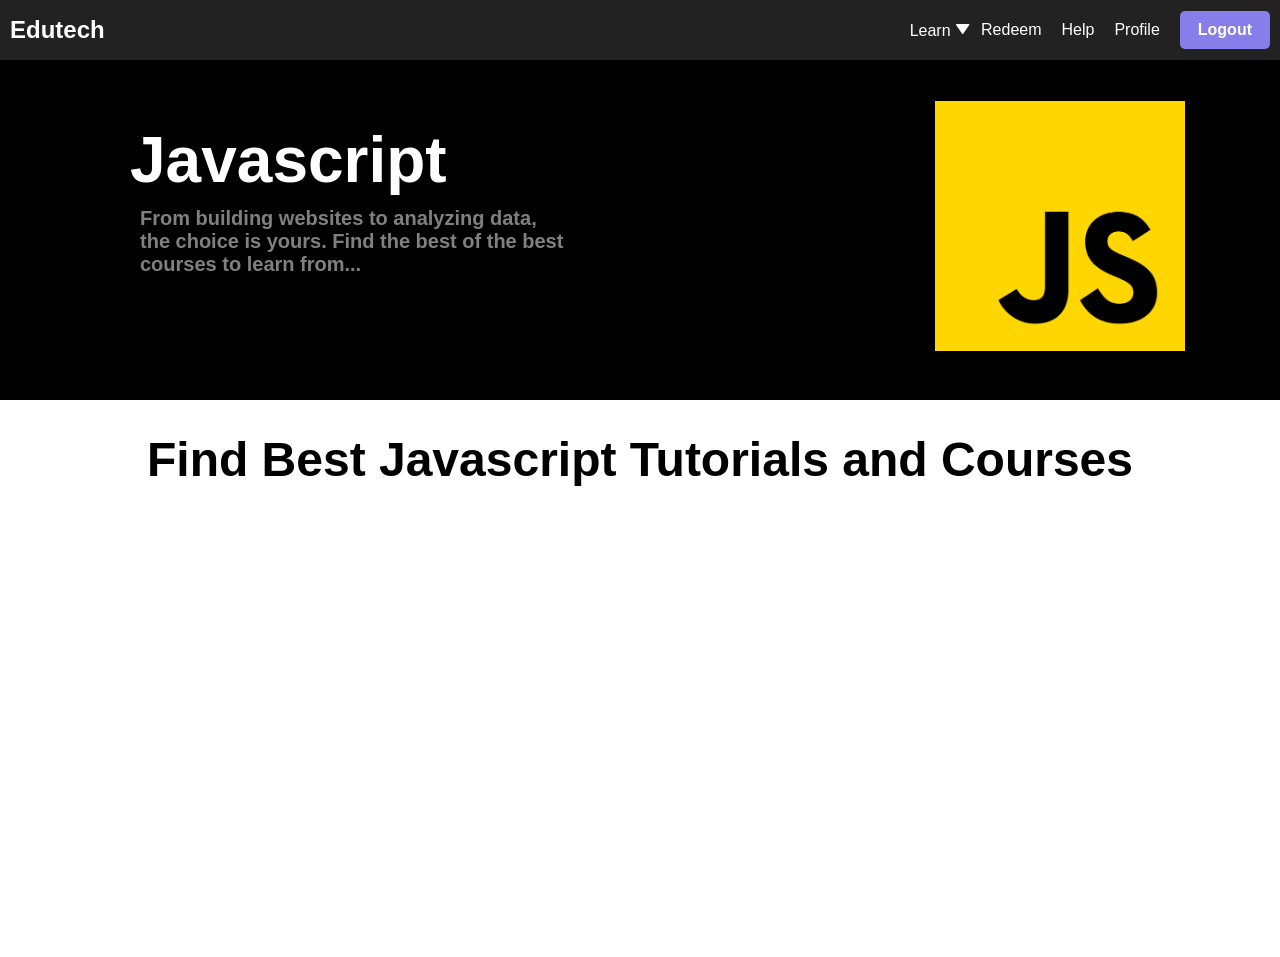
<file: pages/course.html>
<!DOCTYPE html>
<html lang="en">

<head>
    <meta charset="UTF-8">
    <meta http-equiv="X-UA-Compatible" content="IE=edge">
    <meta name="viewport" content="width=device-width, initial-scale=1.0">
    <link rel="shortcut icon" href="../images/favicon.png" type="image/png">
    <link rel="stylesheet" href="../styles/navbar.css">
    <link rel="stylesheet" href="../styles/course.css">
    <link href='https://unpkg.com/boxicons@2.1.4/css/boxicons.min.css' rel='stylesheet'>
    <title>Course</title>
</head>

<body>
    <div class="courses">
                                    <!-- navabar -->
                                    <div class="nav">
                                        <h2>
                                            <a href="home.html">Edutech</a>
                                        </h2>
                                        <ul id="items">
                                                <div class="dropdown">
                                                    <button class="dropbtn" onclick="myFunction()">Learn
                                                        <i class='bx bxs-down-arrow'></i>
                                                    </button>
                                                    <div class="dropdown-content" id="myDropdown">
                                                        <a href="roadmaps.html">Roadmaps</a>
                                                        <a href="tutorials.html">Courses</a>
                                                        <a href="quizz.html">Quiz</a>
                                                    </div>
                                                </div>
                                            </li>
                                            <li><a href="redeem.html">Redeem</a></li>
                                            <li><a href="help.html">Help</a></li>
                                            <li><a href="profile.html">Profile</a></li>
                                
                                            <li>
                                                <div>
                                                    <button class="logout-btn" onclick="logOut()">Logout</button>
                                                </div>
                                            </li>
                                        </ul>
                                        <i id="bar" class='bx bx-menu-alt-right'></i>
                                    </div>

        <!-- banner -->
        <div class="banner">
            <div class="text">
                <h2 class="heading">javascript</h2>
                <h5 class="sub-head">From building websites to analyzing data,<br> the choice is yours. Find the best of
                    the best <br> courses to learn from...</h5>
            </div>
            <div class="image">
                <img height="250px" width="250px" src="../images/Js-banner.png" alt="JavaScript">
            </div>
        </div>


        <!-- courses -->

        <div class="grid">
            <div class="grid-head">
                <h1>Find Best Javascript Tutorials and Courses</h1>
            </div>
            <div class="grid_items">
                <div class="card">
                    <iframe width="360" height="215" src="https://www.youtube.com/embed/videoseries?controls=0&amp;list=PLsyeobzWxl7rrvgG7MLNIMSTzVCDZZcT4" title="YouTube video player" frameborder="0" allow="accelerometer; autoplay; clipboard-write; encrypted-media; gyroscope; picture-in-picture; web-share" allowfullscreen></iframe>

                    <iframe width="360" height="215" src="https://www.youtube.com/embed/videoseries?controls=0&amp;list=PL0b6OzIxLPbx-BZTaWu_AF7hsKo_Fvsnf" title="YouTube video player" frameborder="0" allow="accelerometer; autoplay; clipboard-write; encrypted-media; gyroscope; picture-in-picture; web-share" allowfullscreen></iframe>

                    <iframe width="360" height="215" src="https://www.youtube.com/embed/videoseries?controls=0&amp;list=PLu0W_9lII9ajyk081To1Cbt2eI5913SsL" title="YouTube video player" frameborder="0" allow="accelerometer; autoplay; clipboard-write; encrypted-media; gyroscope; picture-in-picture; web-share" allowfullscreen></iframe>
                </div>
            </div>
        </div>
    </div>




  <script src="../script/navbar.js"></script>
</body>

</html>
</file>
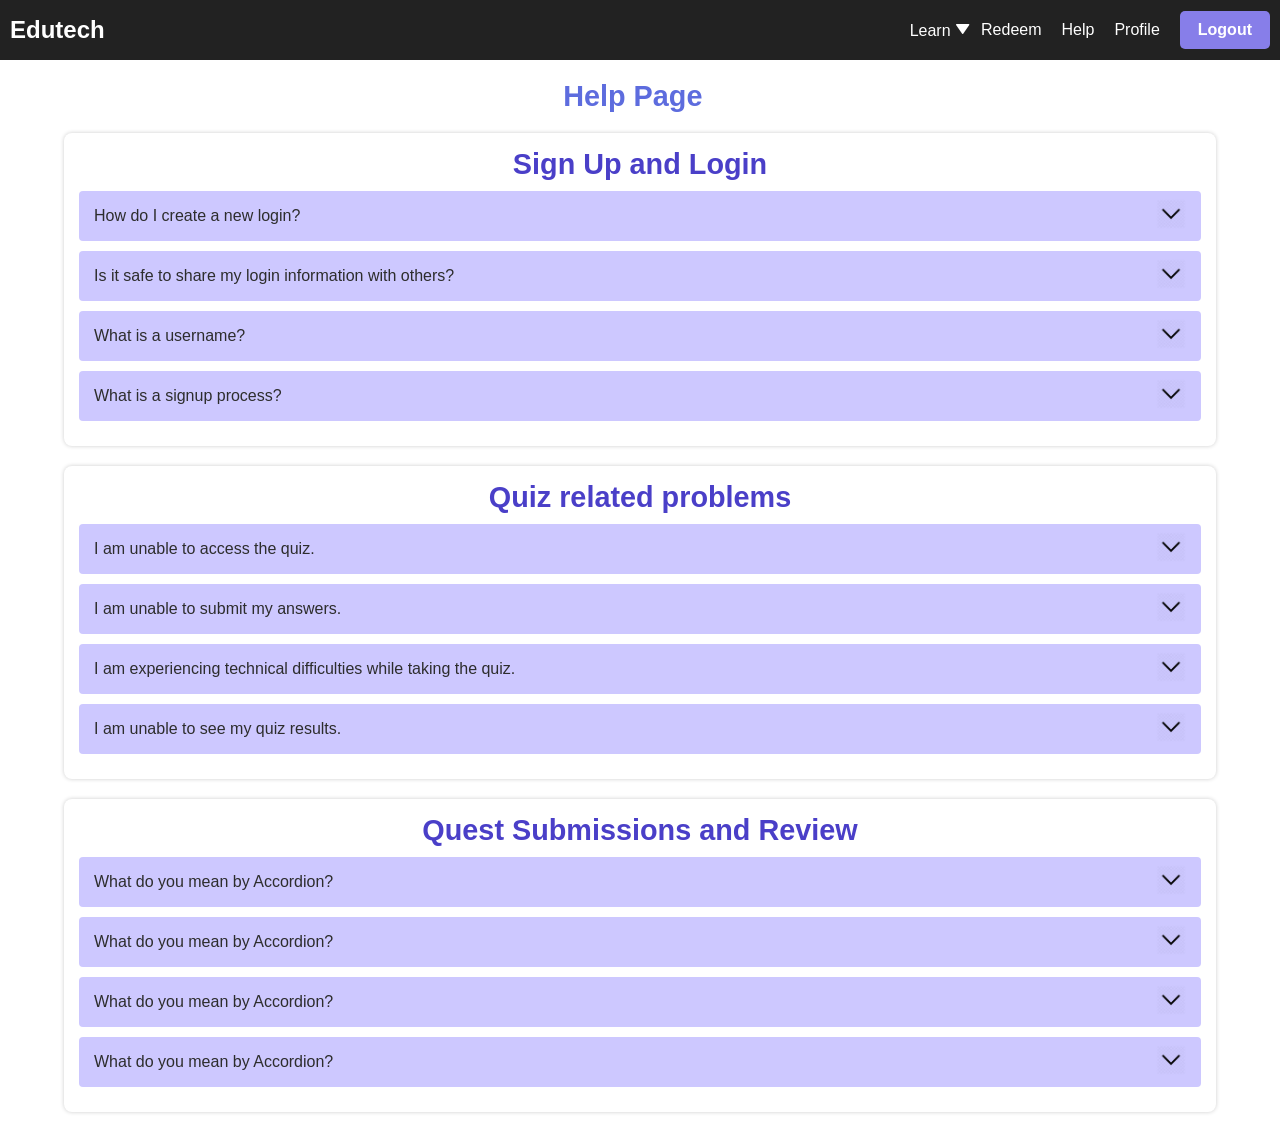
<file: pages/help.html>
<!DOCTYPE html>
<html lang="en">
  <head>
    <meta charset="UTF-8" />
    <meta http-equiv="X-UA-Compatible" content="IE=edge" />
    <link rel="shortcut icon" href="../images/favicon.png" type="image/png">
    <meta name="viewport" content="width=device-width, initial-scale=1.0" />
    <title>help</title>
    <!----======== CSS ======== -->
    <link rel="stylesheet" href="../styles/navbar.css" />
    <link rel="stylesheet" href="../styles/help.css" />
    <link href='https://unpkg.com/boxicons@2.1.4/css/boxicons.min.css' rel='stylesheet'>
  </head>
  <body>
    
    <div class="parent">
      <!-- navbar start here -->
      <div class="one">
        <div class="nav">
          <h2>
              <a href="home.html">Edutech</a>
          </h2>
          <ul id="items">
                  <div class="dropdown">
                      <button class="dropbtn" onclick="myFunction()">Learn
                          <i class='bx bxs-down-arrow'></i>
                      </button>
                      <div class="dropdown-content" id="myDropdown">
                          <a href="roadmaps.html">Roadmaps</a>
                          <a href="tutorials.html">Courses</a>
                          <a href="quizz.html">Quiz</a>
                      </div>
                  </div>
              </li>
              <li><a href="redeem.html">Redeem</a></li>
              <li><a href="help.html">Help</a></li>
              <li><a href="profile.html">Profile</a></li>
  
              <li>
                  <div>
                      <button class="logout-btn" onclick="logOut()">Logout</button>
                  </div>
              </li>
          </ul>
          <i id="bar" class='bx bx-menu-alt-right'></i>
      </div>
      </div>

      <!-- navbar ends here -->

      <div class="two">
        <section class="home">
          <div class="findme">   <h1>Help Page</h1>    </div>
          <div class="accordion">
            <h2 class="accordion-category">Sign Up and Login</h2>
            <div class="accordion-content">
              <header>
                <span class="title">How do I create a new login?</span>
                <i class="fa-solid fa-plus"
                  ><img
                    src="../images/dd.png"
                    style="height: 30px; width: 30px"
                    alt="cannot load"
                /></i>
              </header>

              <p class="description">
                To create a new login, you will need to sign up for an account with the website or service. This usually involves providing some personal information, such as your name and email address, and creating a username and password. Once you have completed the signup process, you will be able to use your new login credentials to access your account.
              </p>
            </div>

            <div class="accordion-content">
              <header>
                <span class="title">Is it safe to share my login information with others?</span>
                <i class="fa-solid fa-plus"
                  ><img
                    src="../images/dd.png"
                    style="height: 30px; width: 30px"
                    alt="cannot load"
                /></i>
              </header>

              <p class="description">
                It is generally not safe to share your login information with others. Doing so could allow them to access your account and perform actions on your behalf, or even steal your personal information. It is important to keep your login credentials private and secure.
              </p>
            </div>
            <div class="accordion-content">
              <header>
                <span class="title">What is a username?</span>
                <i class="fa-solid fa-plus"
                  ><img
                    src="../images/dd.png"
                    style="height: 30px; width: 30px"
                    alt="cannot load"
                /></i>
              </header>

              <p class="description">
                A username is a unique identifier that you use to log in to a website or service. It is usually a combination of letters, numbers, and/or special characters, and it is used in conjunction with a password to verify your identity and grant you access to your account.
              </p>
            </div>
            <div class="accordion-content">
              <header>
                <span class="title">What is a signup process?</span>
                <i class="fa-solid fa-plus"
                  ><img
                    src="../images/dd.png"
                    style="height: 30px; width: 30px"
                    alt="cannot load"
                /></i>
              </header>

              <p class="description">
                The signup process is the process of creating a new account with a website or service. It usually involves providing some personal information, such as your name and email address, and creating a username and password. The signup process is also sometimes called "registration" or "account creation."
              </p>
            </div>
          </div>
          <div class="accordion">
            <h2 class="accordion-category">Quiz related problems</h2>
            <div class="accordion-content">
              <header>
                <span class="title">I am unable to access the quiz.</span>
                <i class="fa-solid fa-plus"
                  ><img
                    src="../images/dd.png"
                    style="height: 30px; width: 30px"
                    alt="cannot load"
                /></i>
              </header>

              <p class="description">
                Make sure that you are logged in to your account and that you have the necessary permissions to access the quiz. If the problem persists, try clearing your browser cache and cookies, or try accessing the quiz using a different web browser. If the problem still persists, contact the website's customer support for further assistance.
              </p>
            </div>

            <div class="accordion-content">
              <header>
                <span class="title">I am unable to submit my answers.</span>
                <i class="fa-solid fa-plus"
                  ><img
                    src="../images/dd.png"
                    style="height: 30px; width: 30px"
                    alt="cannot load"
                /></i>
              </header>

              <p class="description">
                Make sure that you have answered all of the required questions and that you have clicked the "submit" button to submit your answers. If the problem persists, try clearing your browser cache and cookies, or try accessing the quiz using a different web browser. If the problem still persists, contact the website's customer support for further assistance
              </p>
            </div>
            <div class="accordion-content">
              <header>
                <span class="title">I am experiencing technical difficulties while taking the quiz.</span>
                <i class="fa-solid fa-plus"
                  ><img
                    src="../images/dd.png"
                    style="height: 30px; width: 30px"
                    alt="cannot load"
                /></i>
              </header>

              <p class="description">
                If you are experiencing technical difficulties, such as page loading errors or connectivity issues, try refreshing the page or closing and reopening your browser. If the problem persists, contact the website's customer support for further assistance.
              </p>
            </div>
            <div class="accordion-content">
              <header>
                <span class="title">I am unable to see my quiz results.</span>
                <i class="fa-solid fa-plus"
                  ><img
                    src="../images/dd.png"
                    style="height: 30px; width: 30px"
                    alt="cannot load"
                /></i>
              </header>

              <p class="description">
                Make sure that you have completed the quiz and that you have clicked the "submit" button to submit your answers. Your results should be displayed on the screen once the quiz is complete. If you are unable to see your results, try refreshing the page or contacting the website's customer support for further assistance.
              </p>
            </div>
          </div>
          <div class="accordion">
            <h2 class="accordion-category">Quest Submissions and Review</h2>
            <div class="accordion-content">
              <header>
                <span class="title">What do you mean by Accordion?</span>
                <i class="fa-solid fa-plus"
                  ><img
                    src="../images/dd.png"
                    style="height: 30px; width: 30px"
                    alt="cannot load"
                /></i>
              </header>

              <p class="description">
                Lorem ipsum, dolor sit amet consectetur adipisicing elit. Natus
                nobis ut perspiciatis minima quidem nisi, obcaecati, delectus
                consequatur fuga nostrum iusto ipsam ducimus quibusdam possimus.
                Maiores non enim numquam voluptatem?
              </p>
            </div>

            <div class="accordion-content">
              <header>
                <span class="title">What do you mean by Accordion?</span>
                <i class="fa-solid fa-plus"
                  ><img
                    src="../images/dd.png"
                    style="height: 30px; width: 30px"
                    alt="cannot load"
                /></i>
              </header>

              <p class="description">
                Lorem ipsum, dolor sit amet consectetur adipisicing elit. Natus
                nobis ut perspiciatis minima quidem nisi, obcaecati, delectus
                consequatur fuga nostrum iusto ipsam ducimus quibusdam possimus.
                Maiores non enim numquam voluptatem?
              </p>
            </div>
            <div class="accordion-content">
              <header>
                <span class="title">What do you mean by Accordion?</span>
                <i class="fa-solid fa-plus"
                  ><img
                    src="../images/dd.png"
                    style="height: 30px; width: 30px"
                    alt="cannot load"
                /></i>
              </header>

              <p class="description">
                Lorem ipsum, dolor sit amet consectetur adipisicing elit. Natus
                nobis ut perspiciatis minima quidem nisi, obcaecati, delectus
                consequatur fuga nostrum iusto ipsam ducimus quibusdam possimus.
                Maiores non enim numquam voluptatem? Lorem ipsum dolor sit amet,
                consectetur adipisicing elit. Iusto neque, sed inventore illum
                ut quis ducimus deleniti temporibus maiores? At nisi sed
                pariatur cupiditate quidem quod adipisci aut, eos quis minima
                voluptates non veniam ipsam quasi architecto ducimus error eum
                id ab, suscipit doloribus, ut accusantium consequuntur
                voluptate! Unde, hic sed rerum officia totam id libero officiis
                nihil rem sequi porro labore praesentium repudiandae a
                blanditiis molestias nisi beatae natus! Ea, ut voluptates, natus
                harum nesciunt odio hic eveniet reprehenderit veritatis,
                possimus tempora magni soluta eaque quidem neque maxime nostrum
                sapiente commodi? Earum ex cumque cupiditate dicta, tempora
                temporibus quaerat.
              </p>
            </div>
            <div class="accordion-content">
              <header>
                <span class="title">What do you mean by Accordion?</span>
                <i class="fa-solid fa-plus"
                  ><img
                    src="../images/dd.png"
                    style="height: 30px; width: 30px"
                    alt="cannot load"
                /></i>
              </header>

              <p class="description">
                Lorem ipsum, dolor sit amet consectetur adipisicing elit. Natus
                nobis ut perspiciatis minima quidem nisi, obcaecati, delectus
                consequatur fuga nostrum iusto ipsam ducimus quibusdam possimus.
                Maiores non enim numquam voluptatem?
              </p>
            </div>
          </div>
        </section>
      </div>
    </div>


    <script src="../script/navbar.js"></script>
    <script src="../script/help.js"></script>
  </body>
</html>
</file>
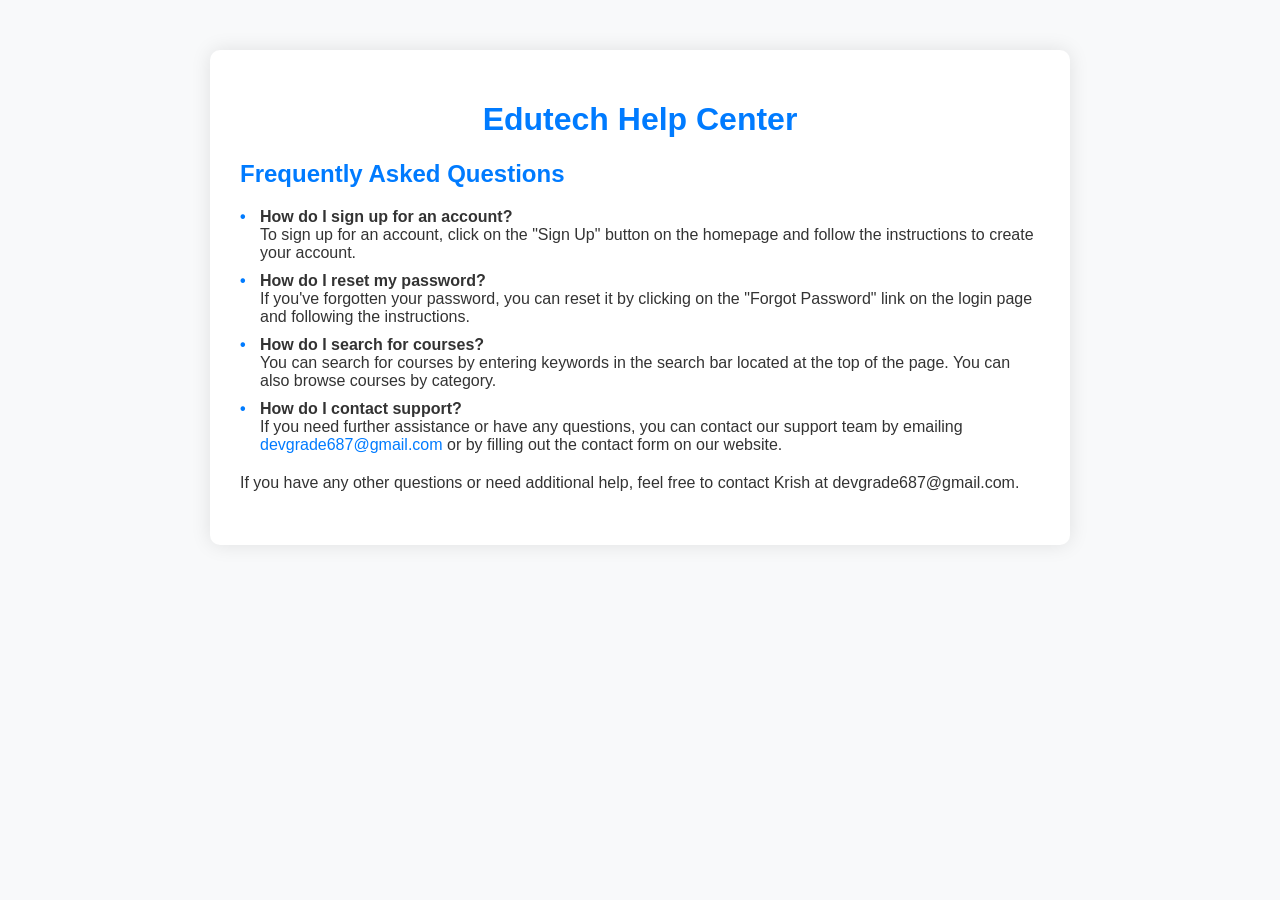
<file: pages/helpp.html>
<!DOCTYPE html>
<html lang="en">
<head>
    <meta charset="UTF-8">
    <meta name="viewport" content="width=device-width, initial-scale=1.0">
    <title>Edutech Help</title>
    <style>
        body {
            font-family: 'Segoe UI', Tahoma, Geneva, Verdana, sans-serif;
            margin: 0;
            padding: 0;
            background-color: #f8f9fa;
            color: #333;
        }
        .container {
            max-width: 800px;
            margin: 50px auto;
            padding: 30px;
            background-color: #fff;
            border-radius: 10px;
            box-shadow: 0 0 20px rgba(0, 0, 0, 0.1);
        }
        h1 {
            text-align: center;
            color: #007bff;
        }
        h2 {
            margin-top: 20px;
            color: #007bff;
        }
        p {
            font-size: 16px;
            line-height: 1.6;
            margin-bottom: 20px;
        }
        ul {
            list-style-type: none;
            padding: 0;
        }
        li {
            margin-bottom: 10px;
            padding-left: 20px;
            position: relative;
        }
        li:before {
            content: "\2022";
            color: #007bff;
            font-weight: bold;
            position: absolute;
            left: 0;
            top: 0;
        }
        a {
            color: #007bff;
            text-decoration: none;
        }
        a:hover {
            text-decoration: underline;
        }
    </style>
</head>
<body>
    <div class="container">
        <h1>Edutech Help Center</h1>
        <h2>Frequently Asked Questions</h2>
        <ul>
            <li><strong>How do I sign up for an account?</strong><br> To sign up for an account, click on the "Sign Up" button on the homepage and follow the instructions to create your account.</li>
            <li><strong>How do I reset my password?</strong><br> If you've forgotten your password, you can reset it by clicking on the "Forgot Password" link on the login page and following the instructions.</li>
            <li><strong>How do I search for courses?</strong><br> You can search for courses by entering keywords in the search bar located at the top of the page. You can also browse courses by category.</li>
            <li><strong>How do I contact support?</strong><br> If you need further assistance or have any questions, you can contact our support team by emailing <a href="mailto:devgrade687@gmail.com">devgrade687@gmail.com</a> or by filling out the contact form on our website.</li>
        </ul>
        <p>If you have any other questions or need additional help, feel free to contact Krish at devgrade687@gmail.com.</p>
    </div>
</body>
</html>
</file>
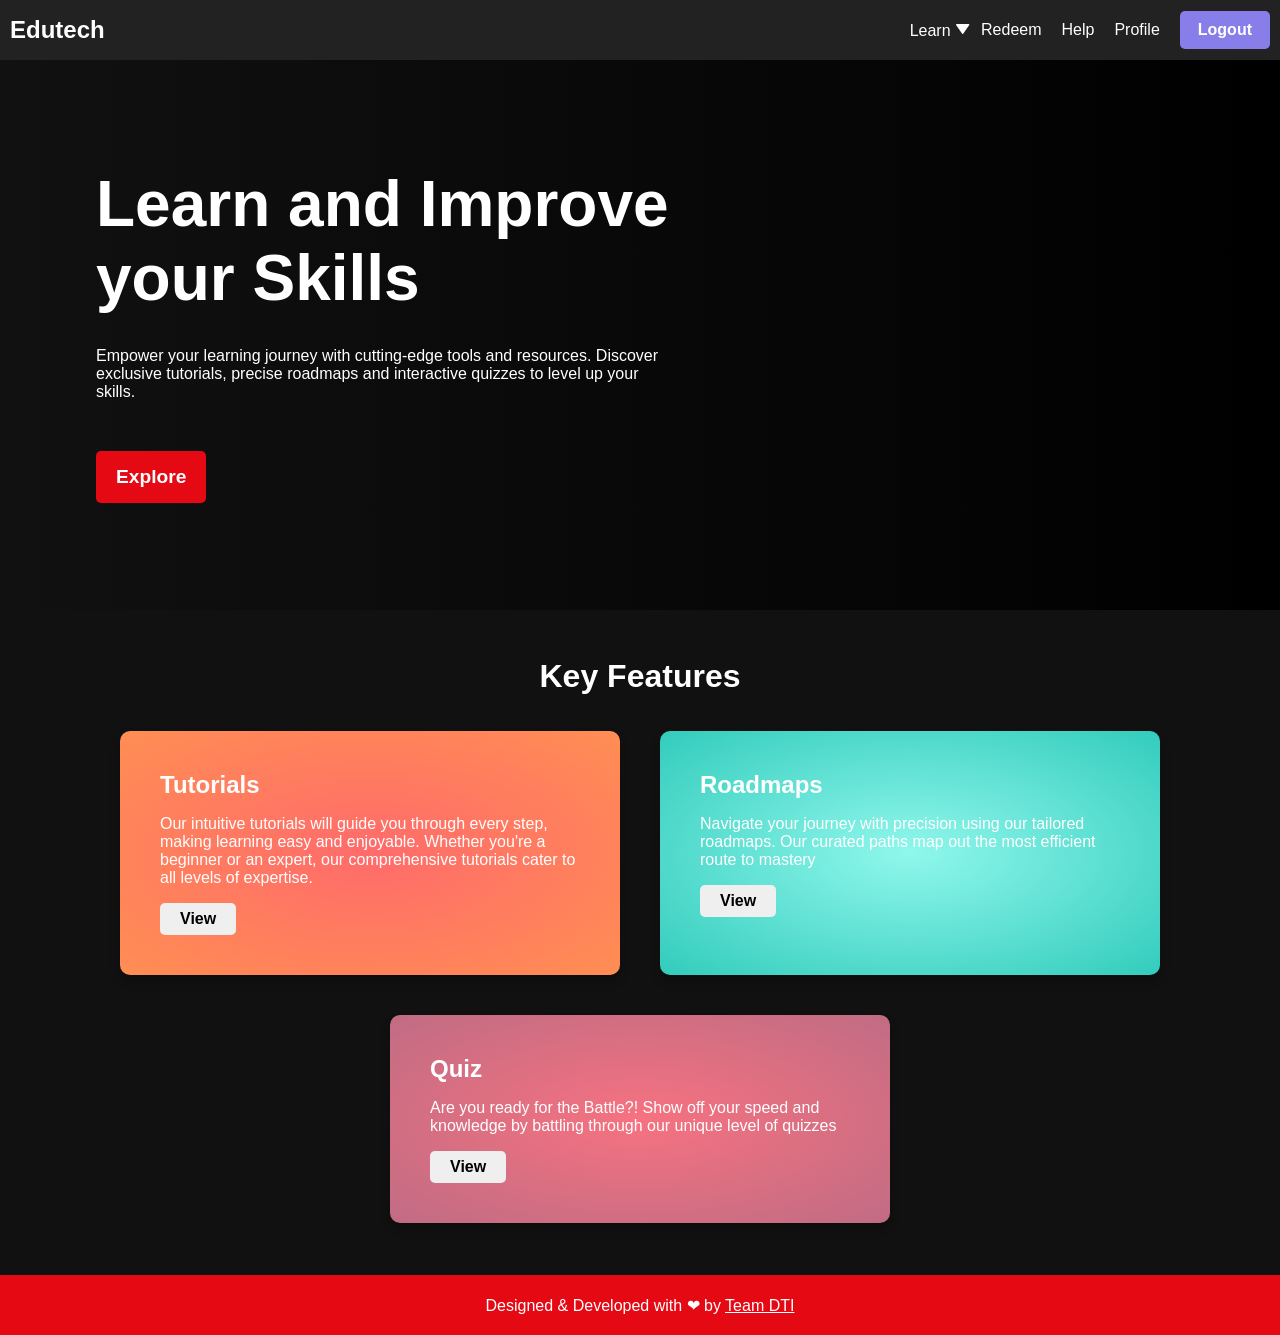
<file: pages/home.html>
<!DOCTYPE html>
<html lang="en">

<head>
    <meta charset="UTF-8">
    <meta http-equiv="X-UA-Compatible" content="IE=edge">
    <meta name="viewport" content="width=device-width, initial-scale=1.0">
    <link href='https://unpkg.com/boxicons@2.1.4/css/boxicons.min.css' rel='stylesheet'>
    <link rel="stylesheet" href="../styles/navbar.css">
    <link rel="stylesheet" href="../styles/home.css">
    <link rel="shortcut icon" href="../images/favicon.png" type="image/png">
    <title>Home</title>
</head>
<script src="//code.tidio.co/wh1f57u86bfej3gg7qgmr3qathbwhncj.js" async></script>
<body>

    <!-- nav bar -->
    <div class="nav">
        <h2>
            <a href="home.html">Edutech</a>
        </h2>
        <ul id="items">
                <div class="dropdown">
                    <button class="dropbtn" onclick="myFunction()">Learn
                        <i class='bx bxs-down-arrow'></i>
                    </button>
                    <div class="dropdown-content" id="myDropdown">
                        <a href="roadmaps.html">Roadmaps</a>
                        <a href="tutorials.html">Courses</a>
                        <a href="quizz.html">Quiz</a>
                    </div>
                </div>
            </li>
            <li><a href="redeem.html">Redeem</a></li>
            <li><a href="help.html">Help</a></li>
            <li><a href="profile.html">Profile</a></li>

            <li>
                <div>
                    <button class="logout-btn" onclick="logOut()">Logout</button>
                </div>
            </li>
        </ul>
        <i id="bar" class='bx bx-menu-alt-right'></i>
    </div>
    <!-- navbar ends -->

    <div class="home-container">
        <div class="left">
            <h1>Learn and Improve your Skills</h1>
            <p>Empower your learning journey with cutting-edge tools and resources. Discover exclusive tutorials, precise roadmaps and interactive quizzes to level up your skills. 
                <br>
                
                <br>
                
            </p>
            <button class="btn">
                <a href="roadmaps.html"> Explore </a>
            </button>
        </div>
        <div class="right">
            
        </div>
    </div>
    <div class="explore">
        <h1>Key Features</h1>
        <div class="container">
            <div class="card card1">
                <h2>Tutorials</h2>
                <p>Our intuitive tutorials will guide you through every step, making learning easy and enjoyable. Whether you're a beginner or an expert, our comprehensive tutorials cater to all levels of expertise.</p>
                <button>
                    <a href="tutorials.html">
                        View
                    </a>
                </button>
            </div>
            <div class="card card2">
                <h2>Roadmaps</h2>
                <p>Navigate your journey with precision using our tailored roadmaps. Our curated paths map out the most efficient route to mastery </p>
                <button>
                    <a href="roadmaps.html">
                        View
                    </a>
                </button>
            </div>

            <div class="card card4">
                <h2>Quiz</h2>
                <p>Are you ready for the Battle?! Show off your speed and knowledge by battling through our unique level of quizzes </p>
                <button>
                    <a href="quizz.html">
                        View
                    </a>
                </button>
            </div>
        </div>
    </div>

    

    <!-- html to hide mobile -->
    <div class="hide">
        <p>Designed & Developed with ❤ by <a href="team.html" target="_blank"> Team DTI </a></p>
    </div>

    <script src="../script/navbar.js"></script>
</body>

</html>
</file>
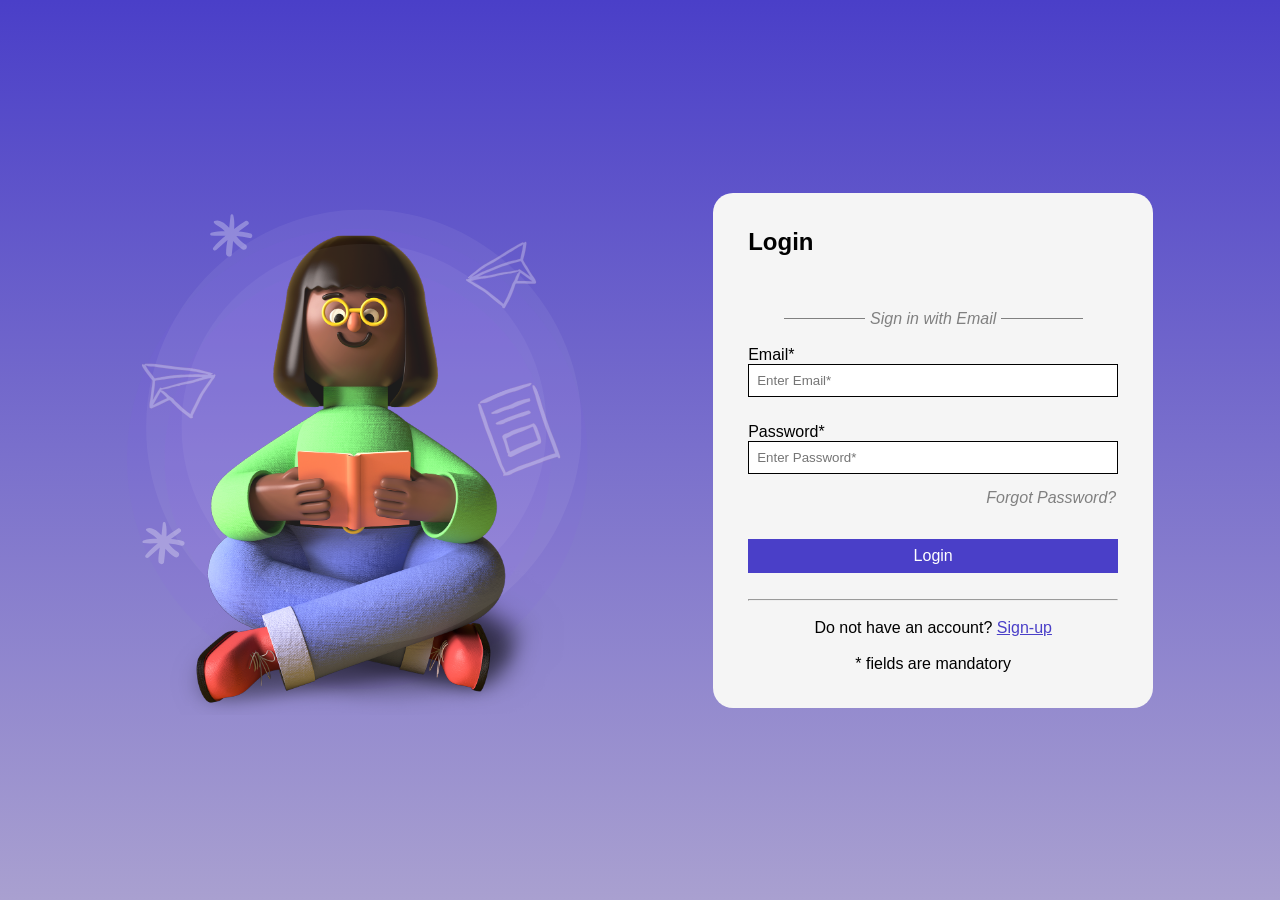
<file: pages/login-form.html>
<!DOCTYPE html>
<html lang="en">

<head>
     <meta charset="UTF-8">
     <meta http-equiv="X-UA-Compatible" content="IE=edge">
     <meta name="viewport" content="width=device-width, initial-scale=1.0">
     <title>Login</title>
     <link rel="shortcut icon" href="../images/favicon.png" type="image/png">
     <!-- stylesheet -->
     <link rel="stylesheet" href="../styles/login-form.css">
</head>

<body>
     <div class="container">
          <!-- vector image -->
          <div class="left">
               <img src="../images/girl.svg" alt="image">
          </div>
          <!-- login form starts here -->
          <div class="right">
               <h2>Login</h2>
               <br>
               <a href="#">
                    
               </a>
               <br>
               <a href="#">
                    
               </a>
               <br>
               <div class="text-btw-line">
                    <div class="line"></div>
                    <span style="padding: 0 5px;"> Sign in with Email </span>
                    <div class="line"></div>
               </div>
               <br>
               <form name="loginForm" method="post">
                    <label for="email">Email*</label>
                    <br>
                    <input type="email" name="email" id="email" placeholder="Enter Email*" required>
                    <br><br>
                    <label for="password">Password*</label>
                    <br>
                    <input type="password" name="password" id="password" placeholder="Enter Password*" required>
                    <a href="#">
                         <p id="forget-password">Forgot Password?</p>
                    </a>
                    <br>
                    <input type="button" name="log" id="login-btn" value="Login" class="btn"  onclick="loginFunction()">

               </form>
               <br>
               <hr><br>
               <p id="sign-up">Do not have an account? <a href="registration-form.html"> Sign-up </a>
               <br><br>
               * fields are mandatory
               </p>
          </div>

          <!-- form ends here -->
     </div>
     <script src="../script/main.js"></script>
</body>

</html>
</file>
<file: styles/navbar.css>
* {
    margin: 0px;
    padding: 0px;
    box-sizing: border-box;
    font-family: "popins", sans-serif;
  }
  html {
    scroll-behavior: smooth;
  }
  
  .nav {
    position: fixed;
    top: 0;
    display: flex;
    justify-content: space-between;
    align-items: center;
    width: 100%;
    height: 60px;
    /* padding: 5px 20px; */
    background: #222;
    z-index: 999;
    color: white;
  }
  
  .nav a {
    text-decoration: none;
    color: white;
  }

  .nav h2{
    padding-left: 10px;
  }
  
  #items {
    display: flex;
    justify-content: center;
    align-items: center;
    font-size: 1rem;
  }
  
  #items li {
    list-style: none;
    padding: 0 10px;
  }
  
  /* ---------------------drop-down--------------------- */
  
  .dropbtn {
    cursor: pointer;
    border: none;
    outline: none;
    background-color: transparent;
    color: white;
    font-size: inherit;
    /* padding: 14px 16px;    */
  }
  
  .dropdown-content {
    display: none;
    position: absolute;
    background-color: #222;
    min-width: 160px;
    box-shadow: 0px 8px 16px 0px rgba(0, 0, 0, 0.2);
    z-index: 1;
  }
  
  .dropdown-content a {
    padding: 12px 16px;
    display: block;
  }
  
  .dropdown-content a:hover {
    background-color: #c568f0;
  }
  
  .dropdown:hover .dropdown-content {
    display: block;
  }
  
  /* ----------------- Logout Button----------------- */
  .logout-btn {
      font: 1rem "popins", sans-serif;
    background: #877ee9;
    color: white;
    cursor: pointer;
    font-weight: bold;
    padding: 10px 18px;
    border: none;
    transition: all 0.5s;
    border-radius: 5px;
  }
  .logout-btn:hover {
    background: #ff4655;
  }
  
  #bar {
    font-size: 2rem;
    color: aqua;
    display: none;
  }
  
  @media screen and (max-width: 991px) {
    .nav {
      padding: 1rem;
    }
  
    #items {
      flex-direction: column;
      justify-content: space-evenly;
      width: 300px;
      height: 80vh;
      position: fixed;
      top: 60px;
      right: -300px;
      background: rgba(0, 0, 0, 0.8);
      z-index: 999;
      transition: 0.5s;
      font-size: 1.3rem;
    }
    #items li {
      padding: 10px;
    }
  
    .dropbtn {
      font-size: inherit;
    }
  
    #bar {
      display: initial;
    }
  }
</file>
<file: styles/course.css>
*{
    margin: 0;
    padding: 0;
}
.main{
    width: 96vw;
}
.banner{
    padding: 12rem 50px;
    color: black;
    width: 100vw;
    height: 500px;
    border-bottom: 1px solid black;
    display: flex;
    flex-direction: row;
    align-items: center;
    background-color: #000000;
    /* noise=626262& */
    /* density:15; */
    /* opacity:15 ; */
    height: 400px;
}
.back-image{
    background-position: center;
}
.text{
    width: 75%;
    padding: 5rem;
}
.image{
    width: 25%;
}
.image img{
    margin-top: 3.5rem;
}
.heading{
    font-size: 4rem;
    font-weight: 700;
    text-transform: capitalize;
    margin-bottom: 10px;
    color: #fff;
}
.sub-head{
    font-size: 20px;
    color: grey;
    padding: 0 10px ;
}

                                /* cards section */
.grid-head{
    margin:  2rem 0;
    align-items: center;
    display: flex;
    justify-content: center;
}
.grid h1{
    font-size: 3rem;
}
.card{
    padding: 0 7rem;
}
.card iframe{
    margin: 0 30px;
}
</file>
<file: styles/help.css>
:root{
    /* ===== Colors ===== */
    --body-color: #F5F5F5;
    --primary-color: #4A3FC8;
    --primary-color-light: #cdc8ff;
    --toggle-color: #4A3FC8;
    --text-color: #2d2d2d;
    --white-color: #fff;

    /* ====== Transition ====== */
    --tran-03: all 0.2s ease;
    --tran-03: all 0.3s ease;
    --tran-04: all 0.3s ease;
    --tran-05: all 0.3s ease;
}

.parent{
    display:flex;
    flex-direction: column;
}

.two{
    position: relative;
    top:80px;
}

.findme{
    width:12%;
    margin:auto;
    color:#5d6cde;
    font-size: larger;
}

.home .heading{
    padding: 12px 30px;
    background-color: var(--sidebar-color);
    /* box-shadow: 0px 15px 10px -15px rgb(31, 30, 30);  */

}


.accordion{
    /* max-width: 95%; */
    display: block;
    width: 90%;
    background: var(--sidebar-color);
    margin: 20px auto;
    margin-top: 20px;
    padding: 15px;
    border-radius: 8px;
    box-shadow:  0 0 4px rgba(0,0,0,0.2);
}
.accordion .accordion-content{
    margin: 10px 0;
    border-radius: 4px;
    background-color: var(--primary-color-light);
    color: var(--text-color);
    /* border: 2px solid var(--primary-color); */
    overflow: hidden;
    transition: var(--tran-05);
}

.accordion-category{
    text-align: center;
    font-size: 1.8rem;
    color: var(--primary-color);
}

.accordion .accordion-content:hover{
    border: 1px solid var(--primary-color);
}

.accordion-content.open{
    padding-bottom: 10px;
}
.accordion-content header{
    display: flex;
    min-height: 50px;
    padding: 0 15px;
    cursor: pointer;
    align-items: center;
    justify-content: space-between;
    transition: all 0.2s linear;
}
.accordion-content.open header{
    padding: 15px;
}
.accordion-content header .title{
    font-size: 1rem;
    font-weight: 500;
    /* color: #333; */
}
.accordion-content header i{
    font-size: 1rem;
}
.accordion-content .description{
    height: 0;
    font-size: .9rem;
    padding: 0 15px;
    transition: all 0.2s linear;
}

body.dark .home .accordion-category{
    color: var(--text-color);
}

@media screen and (max-width: 500px) {
    .accordion-category{
        font-size: 1.3rem;
    }
    .accordion{
        padding: 10px;
        width: 95%;
    }

    .accordion-content header{
        padding: 10px;
    }

    .accordion-content.open header{
        padding: 10px;
    }

    .accordion-content .description{
        padding: 0 10px;
    }
}
</file>
<file: styles/home.css>
/* Global Styles */
a {
    text-decoration: none;
    color: inherit;
}

/* Home Container */
.home-container {
    margin-top: 60px;
    width: 100%;
    display: flex;
    height: 550px;
    min-height: 550px;
    background: linear-gradient(to right, #111111, #000000);
    color: white;
}

.left {
    width: 60%;
    display: flex;
    flex-direction: column;
    justify-content: center;
    padding: 2rem 6rem;
}

.right {
    width: 40%;
    height: 100%;
    display: flex;
    align-items: center;
}

.right img {
    height: 90%;
    position: relative;
    transform: rotate(15deg);
    top: 100px;
}

.left p {
    margin: 2rem 0;
}

.left .btn {
    width: fit-content;
    padding: 15px 20px;
    font-weight: bold;
    cursor: pointer;
    background-color: #e50914; /* Netflix red */
    transition: .5s ease;
    color: white;
    border: none;
    font-size: 1.2rem;
    border-radius: 5px;
}

.left .btn:hover {
    background-color: white;
    color: #e50914; /* Netflix red */
    border: 2px solid #e50914; /* Netflix red */
}

.left h1 {
    font-size: 4rem;
    color: white;
}

.hide {
    height: 60px;
    width: 100%;
    background-color: #e50914; /* Netflix red */
    position: relative;
    display: flex;
    align-items: center;
    justify-content: center;
    color: white;
}

.hide a {
    text-decoration: underline;
}

/* Explore Section */
.explore {
    position: relative;
    background-color: #111111;
    padding: 2rem;
}

.explore h1 {
    color: white; /* Netflix red */
    text-align: center;
    padding: 1rem;
}

/* Container */
.container {
    display: flex;
    flex-wrap: wrap;
    justify-content: center;
}

/* Cards */
.card {
    width: 500px;
    border-radius: 10px;
    box-shadow: 0px 6px 10px rgba(0, 0, 0, 0.25);
    padding: 2.5rem;
    color: white;
    transition: all 0.2s;
    margin: 20px;
}

.card p {
    margin: 1rem 0;
}

.card:hover {
    box-shadow: 0px 6px 10px rgba(0, 0, 0, 0.4);
    transform: scale(1.01);
}

.card button {
    border-radius: 5px;
    padding: 7px 20px;
    border: none;
    font-size: 16px;
    font-weight: bold;
    transition: .2s ease;
}

.card button:hover {
    border: 2px solid #e50914; /* Netflix red */
    color: #e50914; /* Netflix red */
}

/* Individual Card Styles */
.card1 {
    background: radial-gradient(#FF6B6B, #FF8E53);
}

.card2 {
    background: radial-gradient(#90F7EC, #32CCBC);
}

.card3 {
    background: radial-gradient(#FFD166, #FFFC9E);
}

.card4 {
    background: radial-gradient(#F67280, #C06C84);
}
</file>
<file: styles/login-form.css>
* {  
    margin: 0;  
    padding: 0;  
    box-sizing: border-box;  
    font-family: "Poppins", sans-serif;  
}  
body{
    background-image: linear-gradient(#4A3FC8, #A9A0D0);
    width: 100wh;
    height: 100vh;
    overflow: hidden;
}
a{
    text-decoration: none;
}
.container{
    width: 90%;
    height: 100%;
    margin: auto;
    display: flex;
    justify-content: space-around;
    align-items: center;
}

.btn{
    margin-top: 7px;
}

.left{
    width: 40%;
}
.left img{
    width: 100%;
}
.right{
    background-color: whitesmoke;
    padding:35px;
    border-radius: 20px;
    width: 440px;
}
.bar{
   display: flex;
   align-items: center;
   border: 1px solid black;
   padding: 10px 20px;
   color: gray;
}
.bar img{
   height: 30px;
   margin-right: 10px;
}
.bar:hover{
    background-color: white;
    color: black;
}
input{
    width: 100%;
    padding: 8px;
    margin-bottom: 8px;
    outline: none;
    border: 1px solid black;
}
.btn{
    font-size: 16px;
    cursor: pointer;
    background-color: #4A3FC8;
    color: white;
    /* border: 1px solid white; */
    border: none;
}
.btn:hover{
    color: #4A3FC8;
    font-size: 18px;
    background-color: white;
    border: 2px solid #4A3FC8;
}
#forget-password{
    text-align: right;
    padding: 7px 2px;
    font-style: italic;
    color: grey;
}
#forget-password:hover{
    color: rgb(53, 52, 52);
}
.text-btw-line{
    display: flex;
    justify-content: center;
    align-items: center;
    color: grey;
    font-style: italic;
}
.line{
    height: 1px;
    width: 22%;
    background-color: gray;
}
#sign-up{
    text-align: center;
}
#sign-up a{
    color:#4A3FC8;
    text-decoration:underline;
}
#sign-up a:hover{
    font-weight: 600;
    /* color: #130796; */
}

@media only screen and (max-width: 750px) {
    body{
        height: auto;
        overflow: visible;
    }
    .container{
       flex-direction: column-reverse;
       /* border: 2px solid white; */
       padding-top: 50px;
    }
    .left,.right{
        width: 100%;
    }
}

@media only screen and (max-width: 450px){
    .right{
        padding: 20px;
    }
    .line{
        width: 13.9%;
    }
    #text-btw-line{
        font-size: small;
    }
    .bar{
        padding: 5px 10px;
    }
}
</file>
